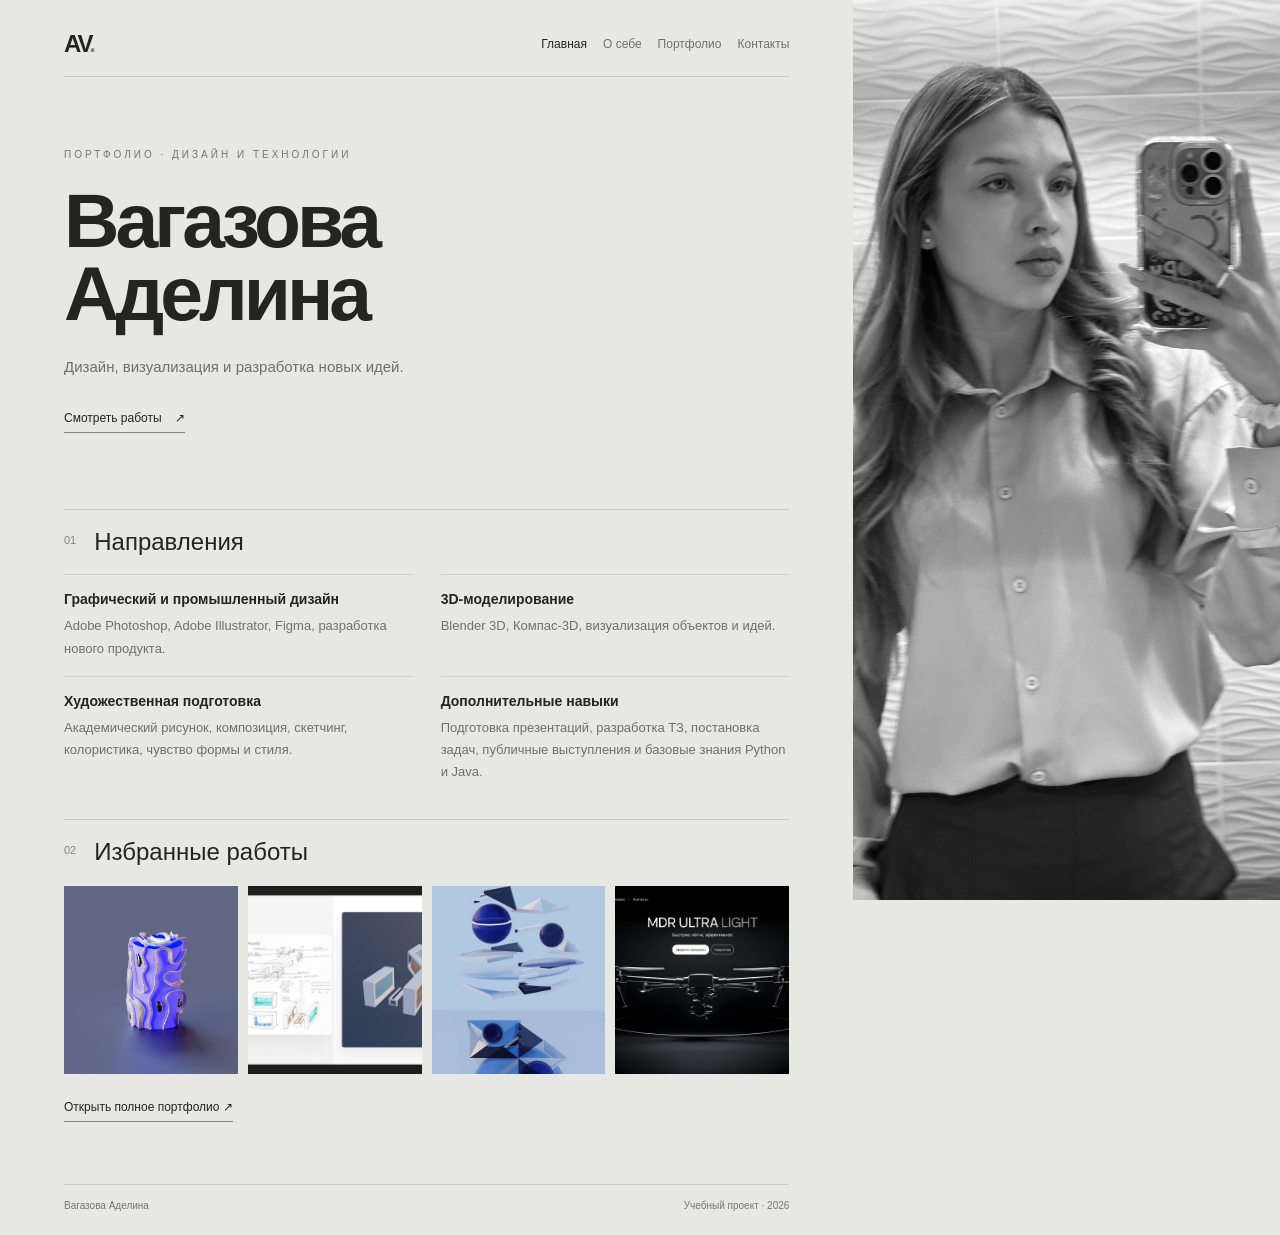
<file: seo-project/seo-project/index.html>
<!DOCTYPE html>
<html lang="ru">
<head>
  <meta charset="UTF-8">
  <meta name="viewport" content="width=device-width, initial-scale=1.0">
  <meta name="description" content="Портфолио Аделины Вагазовой: графический и промышленный дизайн, 3D-моделирование, визуализация и учебные проекты. Посмотрите избранные работы.">
  <meta name="robots" content="index, follow">
  <title>Портфолио Аделины Вагазовой — дизайн и 3D</title>
  <link rel="stylesheet" href="css/style.css">
</head>
<body>
  <div class="page">
    <main class="content">
      <header class="topline"><a class="brand" href="index.html">AV<span>.</span></a><nav aria-label="Основная навигация">
        <a class="active" href="index.html">Главная</a><a href="about.html">О себе</a><a href="portfolio.html">Портфолио</a><a href="contacts.html">Контакты</a>
      </nav></header>
      <section class="hero">
        <p class="eyebrow">ПОРТФОЛИО · ДИЗАЙН И ТЕХНОЛОГИИ</p>
        <h1>Вагазова<br>Аделина</h1>
        <p class="lead">Дизайн, визуализация и разработка новых идей.</p>
        <a class="text-link" href="portfolio.html">Смотреть работы <span>↗</span></a>
      </section>
      <section class="section">
        <div class="section-heading"><span>01</span><h2>Направления</h2></div>
        <div class="cards">
          <article class="skill"><h3>Графический и промышленный дизайн</h3><p>Adobe Photoshop, Adobe Illustrator, Figma, разработка нового продукта.</p></article>
          <article class="skill"><h3>3D-моделирование</h3><p>Blender 3D, Компас-3D, визуализация объектов и идей.</p></article>
          <article class="skill"><h3>Художественная подготовка</h3><p>Академический рисунок, композиция, скетчинг, колористика, чувство формы и стиля.</p></article>
          <article class="skill"><h3>Дополнительные навыки</h3><p>Подготовка презентаций, разработка ТЗ, постановка задач, публичные выступления и базовые знания Python и Java.</p></article>
        </div>
      </section>
      <section class="section">
        <div class="section-heading"><span>02</span><h2>Избранные работы</h2></div>
        <div class="gallery">
          <a class="work" href="images/work-01.jpg"><img src="images/work-01.jpg" alt="Пример дизайнерской работы из портфолио, проект 1"></a>
          <a class="work" href="images/work-02.jpg"><img src="images/work-02.jpg" alt="Пример дизайнерской работы из портфолио, проект 2"></a>
          <a class="work" href="images/work-03.jpg"><img src="images/work-03.jpg" alt="Пример дизайнерской работы из портфолио, проект 3"></a>
          <a class="work" href="images/work-04.jpg"><img src="images/work-04.jpg" alt="Пример дизайнерской работы из портфолио, проект 4"></a>
        </div>
        <a class="more-link" href="https://disk.yandex.ru/d/f0uyc3-uCBPhOg" target="_blank" rel="noopener noreferrer">Открыть полное портфолио ↗</a>
      </section>
      <footer><span>Вагазова Аделина</span><span>Учебный проект · 2026</span></footer>
    </main>
    <aside class="portrait"><img src="images/portrait.jpg" alt="Портрет Аделины Вагазовой"></aside>
  </div>
  <script src="js/script.js"></script>
</body>
</html>
</file>
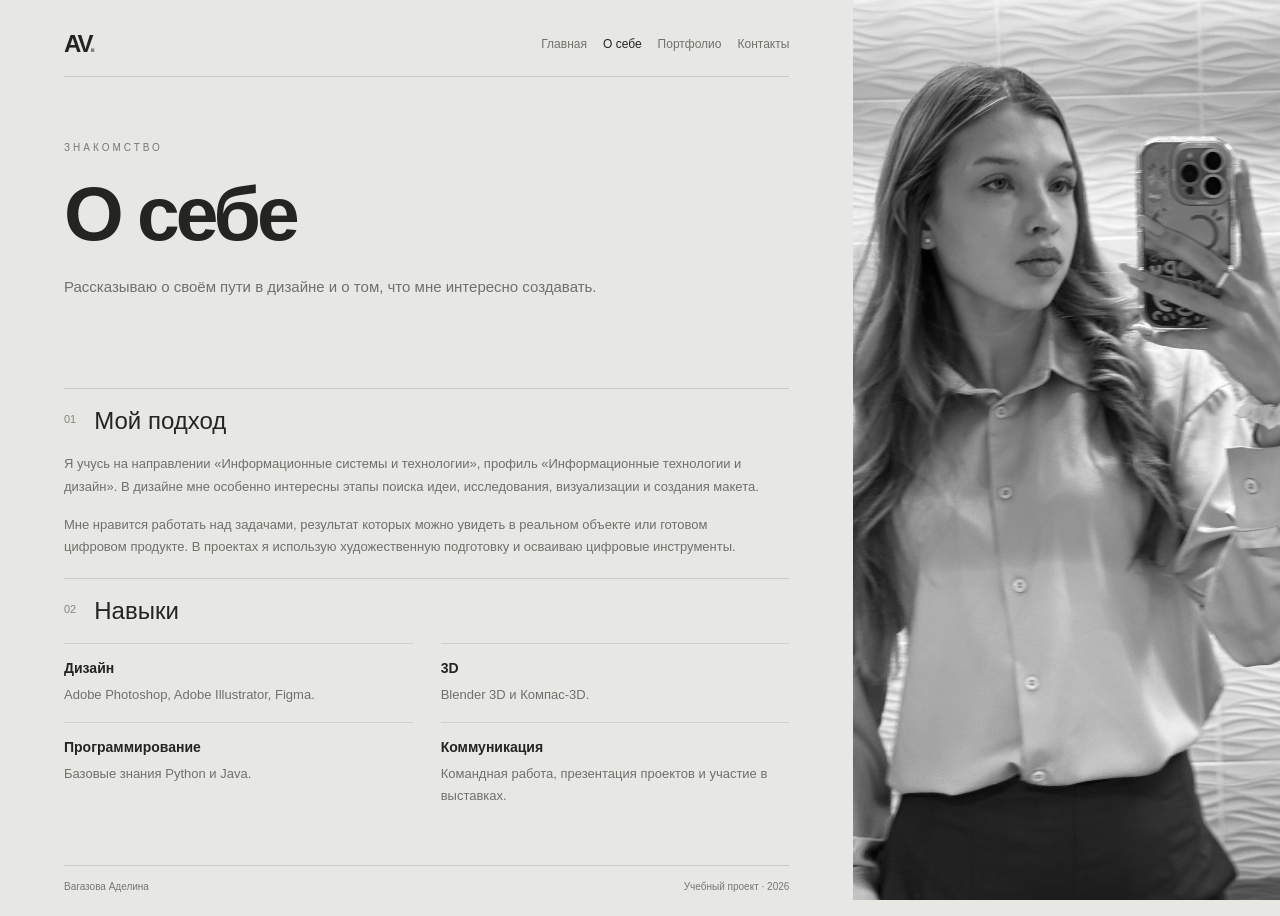
<file: seo-project/seo-project/about.html>
<!DOCTYPE html>
<html lang="ru">
<head>
  <meta charset="UTF-8"><meta name="viewport" content="width=device-width, initial-scale=1.0">
  <meta name="description" content="О дизайнере Аделине Вагазовой: образование, интересы, опыт работы над учебными и самостоятельными проектами.">
  <meta name="robots" content="index, follow">
  <title>О себе — Аделина Вагазова, дизайнер</title>
  <link rel="stylesheet" href="css/style.css">
</head>
<body><div class="page"><main class="content">
  <header class="topline"><a class="brand" href="index.html">AV<span>.</span></a><nav aria-label="Основная навигация"><a href="index.html">Главная</a><a class="active" href="about.html">О себе</a><a href="portfolio.html">Портфолио</a><a href="contacts.html">Контакты</a></nav></header>
  <section class="hero compact"><p class="eyebrow">ЗНАКОМСТВО</p><h1>О себе</h1><p class="lead">Рассказываю о своём пути в дизайне и о том, что мне интересно создавать.</p></section>
  <section class="section prose"><div class="section-heading"><span>01</span><h2>Мой подход</h2></div>
  <p>Я учусь на направлении «Информационные системы и технологии», профиль «Информационные технологии и дизайн». В дизайне мне особенно интересны этапы поиска идеи, исследования, визуализации и создания макета.</p>
  <p>Мне нравится работать над задачами, результат которых можно увидеть в реальном объекте или готовом цифровом продукте. В проектах я использую художественную подготовку и осваиваю цифровые инструменты.</p></section>
  <section class="section"><div class="section-heading"><span>02</span><h2>Навыки</h2></div><div class="cards">
  <article class="skill"><h3>Дизайн</h3><p>Adobe Photoshop, Adobe Illustrator, Figma.</p></article>
  <article class="skill"><h3>3D</h3><p>Blender 3D и Компас-3D.</p></article>
  <article class="skill"><h3>Программирование</h3><p>Базовые знания Python и Java.</p></article>
  <article class="skill"><h3>Коммуникация</h3><p>Командная работа, презентация проектов и участие в выставках.</p></article>
  </div></section>
  <footer><span>Вагазова Аделина</span><span>Учебный проект · 2026</span></footer>
</main><aside class="portrait"><img src="images/portrait.jpg" alt="Портрет Аделины Вагазовой"></aside></div><script src="js/script.js"></script></body></html>
</file>
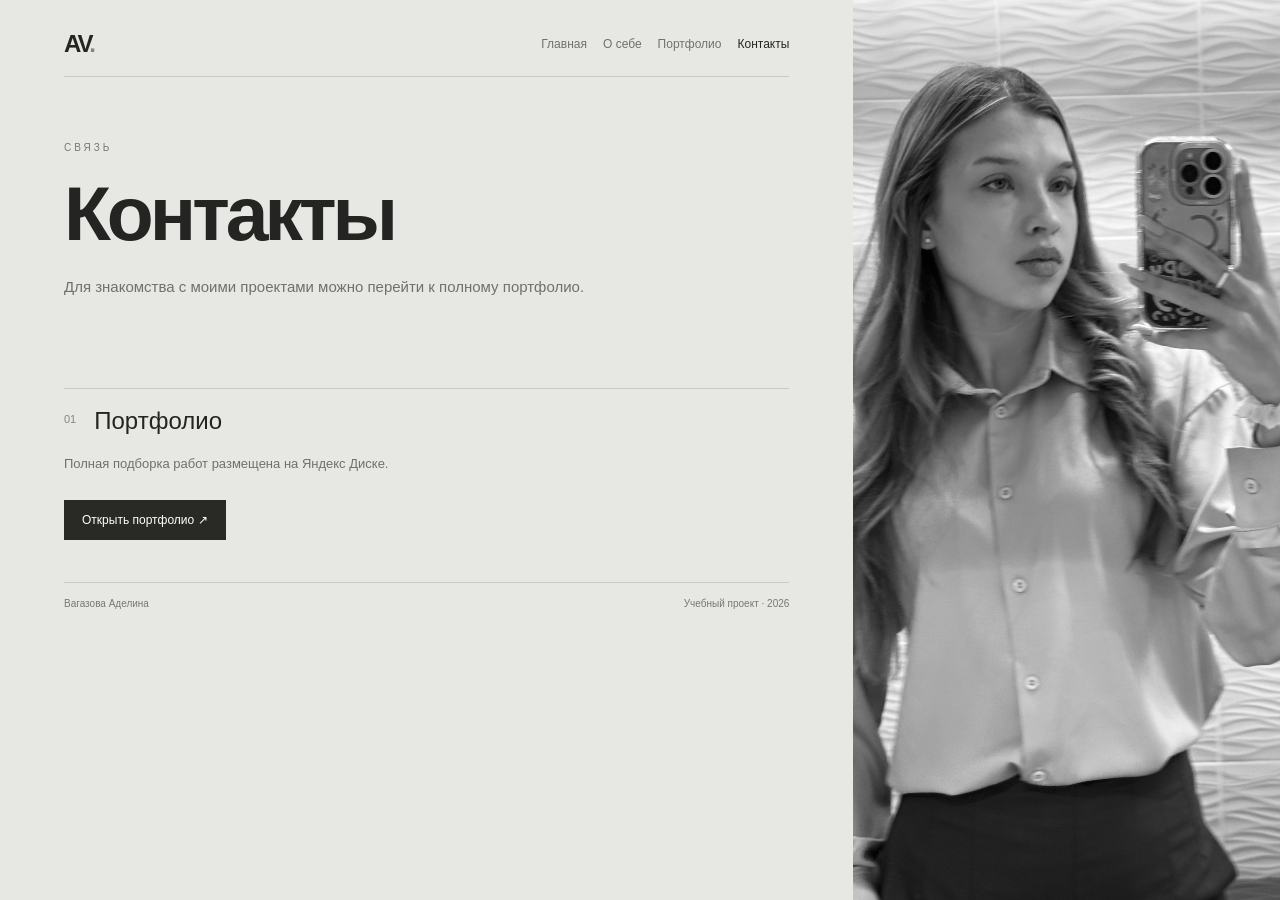
<file: seo-project/seo-project/contacts.html>
<!DOCTYPE html>
<html lang="ru">
<head>
  <meta charset="UTF-8"><meta name="viewport" content="width=device-width, initial-scale=1.0">
  <meta name="description" content="Контактная информация Аделины Вагазовой и ссылка на полное портфолио дизайнерских работ.">
  <meta name="robots" content="index, follow">
  <title>Контакты — Аделина Вагазова</title>
  <link rel="stylesheet" href="css/style.css">
</head>
<body><div class="page"><main class="content">
  <header class="topline"><a class="brand" href="index.html">AV<span>.</span></a><nav aria-label="Основная навигация"><a href="index.html">Главная</a><a href="about.html">О себе</a><a href="portfolio.html">Портфолио</a><a class="active" href="contacts.html">Контакты</a></nav></header>
  <section class="hero compact"><p class="eyebrow">СВЯЗЬ</p><h1>Контакты</h1><p class="lead">Для знакомства с моими проектами можно перейти к полному портфолио.</p></section>
  <section class="section prose"><div class="section-heading"><span>01</span><h2>Портфолио</h2></div>
  <p>Полная подборка работ размещена на Яндекс Диске.</p><a class="button-link" href="https://disk.yandex.ru/d/f0uyc3-uCBPhOg" target="_blank" rel="noopener noreferrer">Открыть портфолио ↗</a></section>
  <footer><span>Вагазова Аделина</span><span>Учебный проект · 2026</span></footer>
</main><aside class="portrait"><img src="images/portrait.jpg" alt="Портрет Аделины Вагазовой"></aside></div><script src="js/script.js"></script></body></html>
</file>
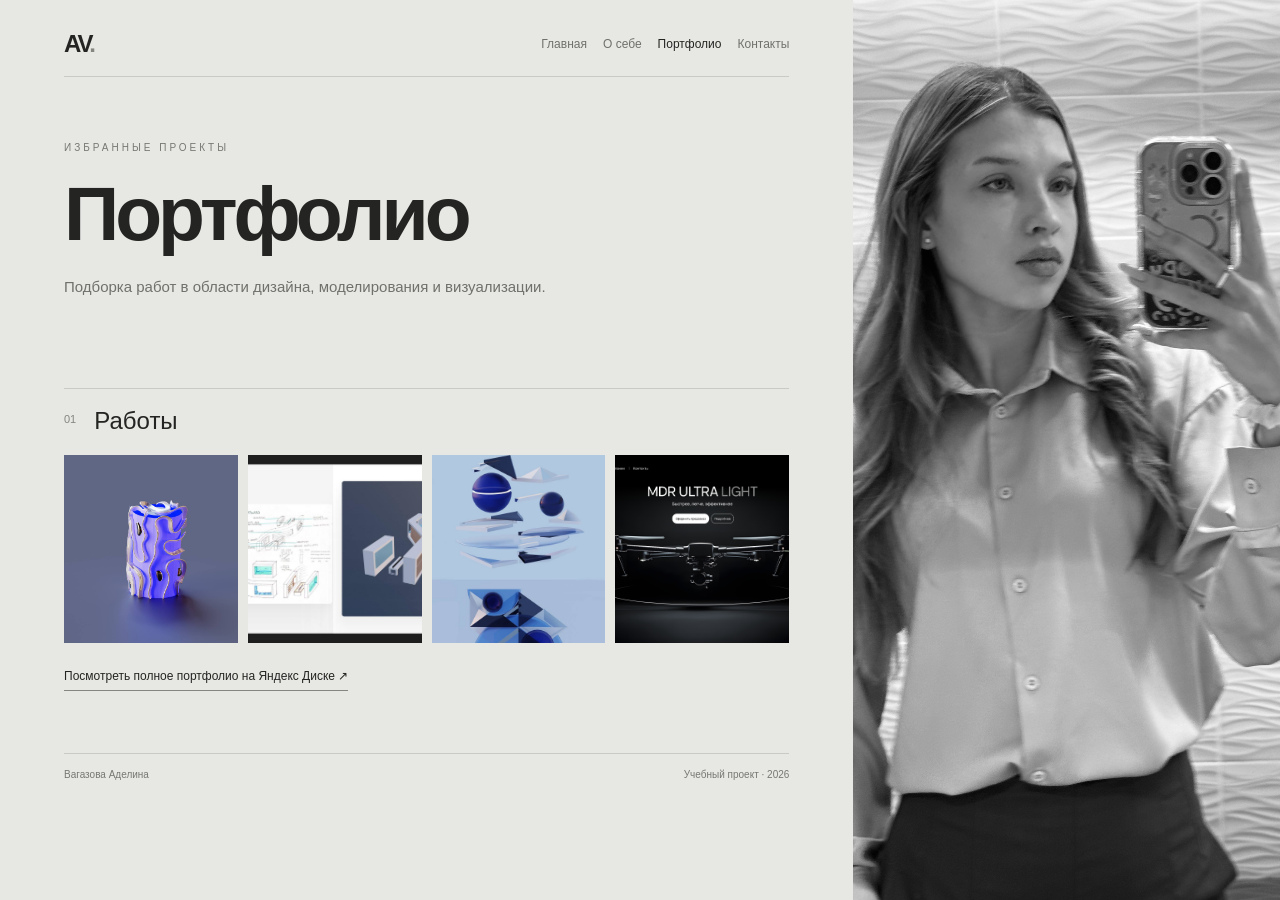
<file: seo-project/seo-project/portfolio.html>
<!DOCTYPE html>
<html lang="ru">
<head>
  <meta charset="UTF-8"><meta name="viewport" content="width=device-width, initial-scale=1.0">
  <meta name="description" content="Избранные проекты Аделины Вагазовой в области графического и промышленного дизайна, 3D-моделирования и визуализации.">
  <meta name="robots" content="index, follow">
  <title>Портфолио — проекты Аделины Вагазовой</title>
  <link rel="stylesheet" href="css/style.css">
</head>
<body><div class="page"><main class="content">
  <header class="topline"><a class="brand" href="index.html">AV<span>.</span></a><nav aria-label="Основная навигация"><a href="index.html">Главная</a><a href="about.html">О себе</a><a class="active" href="portfolio.html">Портфолио</a><a href="contacts.html">Контакты</a></nav></header>
  <section class="hero compact"><p class="eyebrow">ИЗБРАННЫЕ ПРОЕКТЫ</p><h1>Портфолио</h1><p class="lead">Подборка работ в области дизайна, моделирования и визуализации.</p></section>
  <section class="section"><div class="section-heading"><span>01</span><h2>Работы</h2></div>
  <div class="gallery portfolio-gallery">
    <a class="work" href="images/work-01.jpg"><img src="images/work-01.jpg" alt="Дизайнерский проект 1 из портфолио"></a>
    <a class="work" href="images/work-02.jpg"><img src="images/work-02.jpg" alt="Дизайнерский проект 2 из портфолио"></a>
    <a class="work" href="images/work-03.jpg"><img src="images/work-03.jpg" alt="Дизайнерский проект 3 из портфолио"></a>
    <a class="work" href="images/work-04.jpg"><img src="images/work-04.jpg" alt="Дизайнерский проект 4 из портфолио"></a>
  </div><a class="more-link" href="https://disk.yandex.ru/d/f0uyc3-uCBPhOg" target="_blank" rel="noopener noreferrer">Посмотреть полное портфолио на Яндекс Диске ↗</a></section>
  <footer><span>Вагазова Аделина</span><span>Учебный проект · 2026</span></footer>
</main><aside class="portrait"><img src="images/portrait.jpg" alt="Портрет Аделины Вагазовой"></aside></div><script src="js/script.js"></script></body></html>
</file>
<file: seo-project/seo-project/css/style.css>
*{box-sizing:border-box}
:root{--paper:#e7e7e4;--ink:#242522;--muted:#70716b;--line:#c9cac3;--panel:#dedfd9}
body{margin:0;background:var(--paper);color:var(--ink);font-family:Arial,Helvetica,sans-serif}
a{color:inherit}
.page{display:grid;grid-template-columns:minmax(0,2fr) minmax(280px,1fr);min-height:100vh}
.content{min-width:0;padding:30px clamp(24px,5vw,76px) 24px}
.topline{display:flex;align-items:center;justify-content:space-between;gap:24px;border-bottom:1px solid var(--line);padding-bottom:18px}
.brand{text-decoration:none;font-size:24px;font-weight:700;letter-spacing:-2px}.brand span{color:#85867f}
nav{display:flex;flex-wrap:wrap;gap:16px}nav a{text-decoration:none;color:var(--muted);font-size:12px}nav a:hover,nav a.active{color:var(--ink)}
.hero{padding:clamp(48px,8vh,92px) 0 56px}.hero.compact{padding:65px 0 45px}
.eyebrow{font-size:10px;letter-spacing:3px;color:#777872;margin:0 0 24px}
h1{font-size:clamp(48px,6vw,82px);line-height:.95;letter-spacing:-4px;font-weight:600;margin:0}
.lead{color:var(--muted);font-size:15px;line-height:1.7;max-width:560px;margin:24px 0}
.text-link,.more-link{display:inline-block;font-size:12px;text-decoration:none;border-bottom:1px solid #85867f;padding-bottom:7px;margin-top:8px}.text-link span{margin-left:10px}
.section{margin-top:20px}.section-heading{display:flex;align-items:flex-start;gap:18px;border-top:1px solid var(--line);padding-top:18px;margin-bottom:18px}
.section-heading>span{color:#85867f;font-size:11px;padding-top:6px}h2{font-size:24px;font-weight:500;margin:0}
.cards{display:grid;grid-template-columns:repeat(2,minmax(0,1fr));gap:0 28px}
.skill{border-top:1px solid #d0d1cb;padding:16px 0}.skill h3{font-size:14px;margin:0 0 8px;font-weight:600}.skill p,.prose p{font-size:13px;line-height:1.7;color:var(--muted);margin:0}
.prose p{max-width:700px;margin:0 0 16px}
.gallery{display:grid;grid-template-columns:repeat(4,minmax(0,1fr));gap:10px;margin:20px 0}
.work{display:block;aspect-ratio:1/1.08;overflow:hidden;background:#cfd0ca}.work img{width:100%;height:100%;object-fit:cover;display:block;transition:transform .3s}.work:hover img{transform:scale(1.05)}
.more-link{margin:6px 0 20px}.button-link{display:inline-block;margin-top:8px;padding:13px 18px;background:#292a26;color:#fff;text-decoration:none;font-size:12px}
footer{display:flex;justify-content:space-between;gap:12px;border-top:1px solid var(--line);margin-top:42px;padding-top:15px;color:#777872;font-size:10px}
.portrait{position:sticky;top:0;height:100vh;overflow:hidden;background:#c4c5bf}.portrait img{width:100%;height:100%;object-fit:cover;object-position:center 25%;display:block}
@media(max-width:1000px){.page{grid-template-columns:minmax(0,1.5fr) minmax(240px,1fr)}.gallery{grid-template-columns:repeat(2,1fr)}}
@media(max-width:700px){.page{grid-template-columns:1fr}.portrait{position:relative;height:55vh;min-height:320px;order:-1}.content{padding:24px 22px}.topline{align-items:flex-start;flex-direction:column}nav{gap:13px}h1{font-size:58px}.cards{grid-template-columns:1fr}.gallery{grid-template-columns:repeat(2,1fr)}footer{font-size:9px}}
</file>
